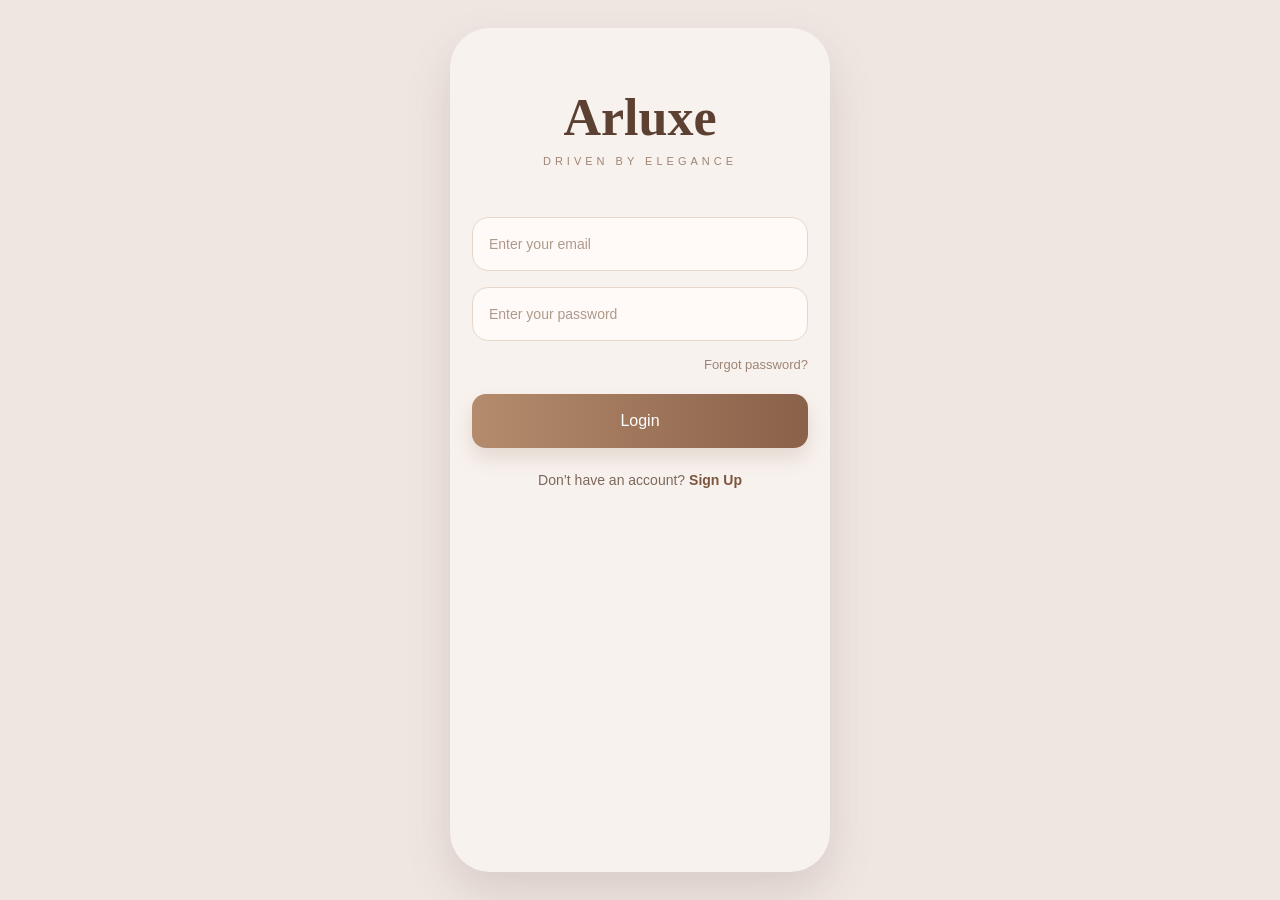
<file: index.html>
<!DOCTYPE html>
<html lang="en">
<head>
  <meta charset="UTF-8">
  <meta name="viewport" content="width=device-width, initial-scale=1.0">
  <title>Login | Arluxe</title>
  <link rel="stylesheet" href="style.css">
</head>
<body class="auth-body">

  <div class="phone">
    <div class="auth-screen">
      <h1 class="logo">Arluxe</h1>
      <p class="tagline">Driven by Elegance</p>

      <div class="auth-content">
        <div class="input-group">
          <input type="email" id="email" placeholder="Enter your email">
        </div>

        <div class="input-group">
          <input type="password" id="password" placeholder="Enter your password">
        </div>

        <a href="#" class="forgot-password">Forgot password?</a>

        <button class="main-btn" onclick="login()">Login</button>

        <p class="switch-text">
          Don’t have an account?
          <a href="register.html">Sign Up</a>
        </p>

        <p id="msg"></p>
      </div>
    </div>
  </div>

  <script src="script.js"></script>
</body>
</html>
</file>
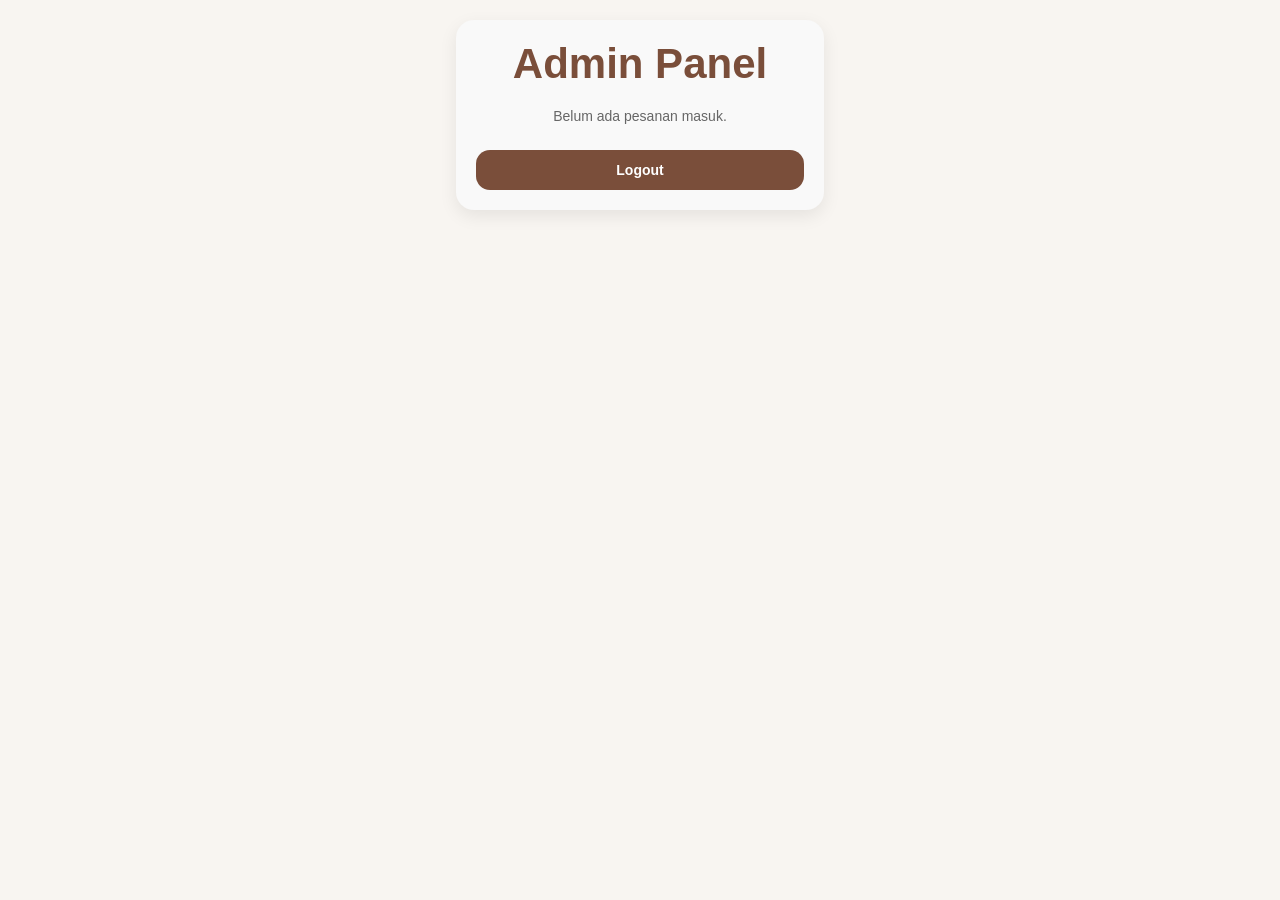
<file: admin.html>
<!DOCTYPE html>
<html lang="id">
<head>
  <meta charset="UTF-8">
  <meta name="viewport" content="width=device-width, initial-scale=1.0">
  <title>Admin - Arluxe</title>
  <link rel="stylesheet" href="style.css">
</head>
<body>

  <div class="container">
    <div class="profile-card">
      <h2>Admin Panel</h2>

      <div id="adminKosong" style="display: none;">
        <p>Belum ada pesanan masuk.</p>
      </div>

      <div id="adminPesanan" style="display: none;">
        <div class="admin-box">
          <h3>Data Penerima</h3>
          <p id="adminNama"></p>
          <p id="adminNoHp"></p>
          <p id="adminAlamat"></p>
        </div>

        <div class="admin-box">
          <h3>Pengiriman & Pembayaran</h3>
          <p id="adminPengiriman"></p>
          <p id="adminPembayaran"></p>
          <p id="adminStatus"></p>
        </div>

        <div class="admin-box">
          <h3>Produk Dipesan</h3>
          <div id="adminItems"></div>
        </div>

        <div class="admin-box">
          <h3>Ringkasan</h3>
          <p id="adminSubtotal"></p>
          <p id="adminOngkir"></p>
          <h3 id="adminTotal"></h3>
        </div>

        <div class="admin-box">
          <h3>Ubah Status Pesanan</h3>
          <div class="status-buttons">
            <button type="button" onclick = "ubahStatusPesanan ('Sedang Dikemas')">Dikemas</button>
            <button type="button" onclick = "ubahStatusPesanan ('Sedang Diantar')">Diantar</button>
            <button type="button" onclick = "ubahStatusPesanan('Pesanan Tiba')">Tiba</button>
          </div>
        </div>
      </div>

      <button class="logout-btn" onclick="logout()">Logout</button>
    </div>
  </div>

  <script src="script.js"></script>
</body>
</html>
</file>
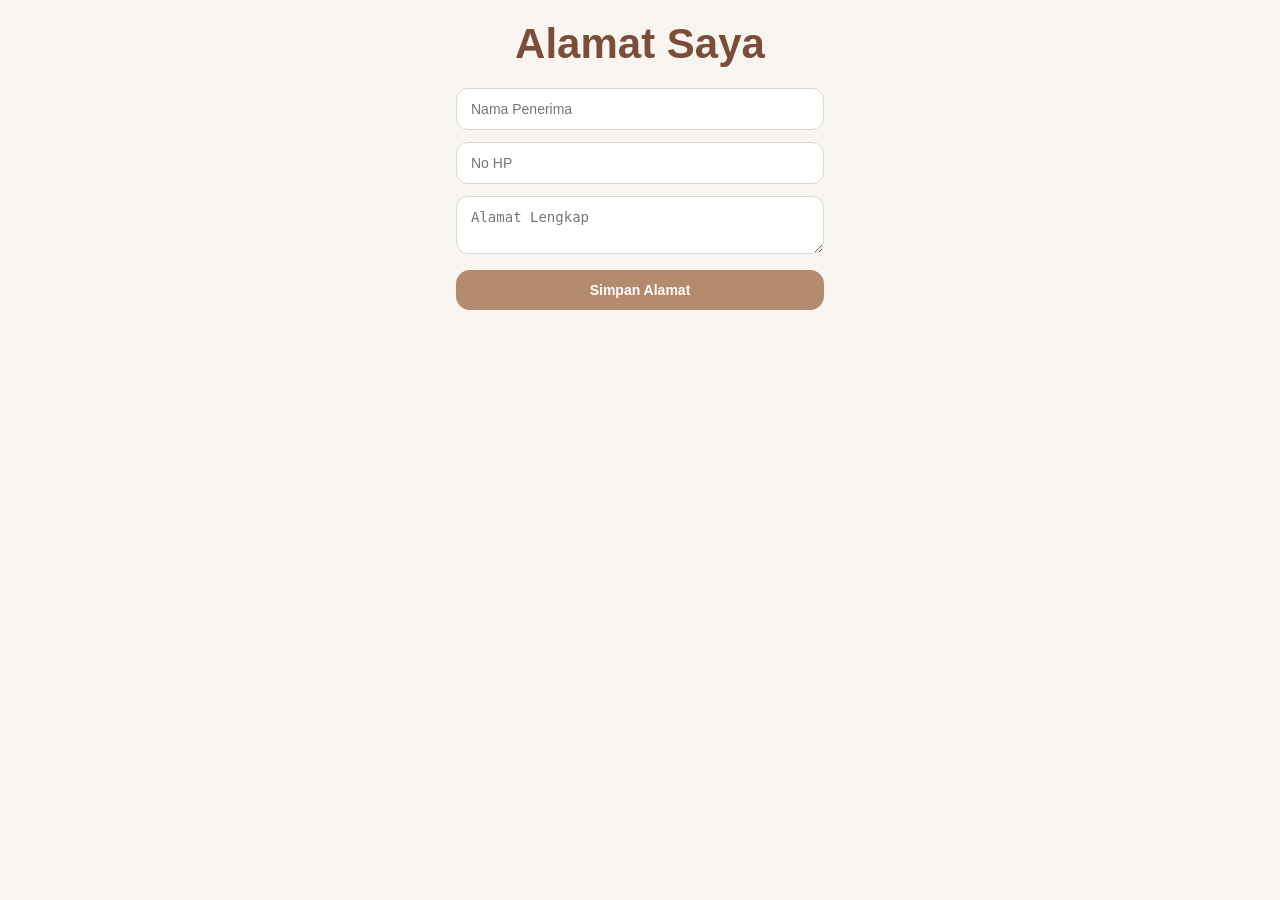
<file: alamat.html>
<!DOCTYPE html>
<html lang="id">
<head>
  <meta charset="UTF-8">
  <meta name="viewport" content="width=device-width, initial-scale=1.0">
  <title>Alamat Saya - Arluxe</title>
  <link rel="stylesheet" href="style.css">
</head>
<body>

  <div class="container">
    <h2>Alamat Saya</h2>

    <input class ="input" type="text" id="namaAlamat" placeholder="Nama Penerima">
    <input class ="input" type="text" id="noHpAlamat" placeholder="No HP">
    <textarea class ="input" id="alamatLengkap" placeholder="Alamat Lengkap"></textarea>

    <button class="btn" onclick="simpanAlamat()">Simpan Alamat</button>
  </div>

  <script src="script.js"></script>
</body>
</html>
</file>
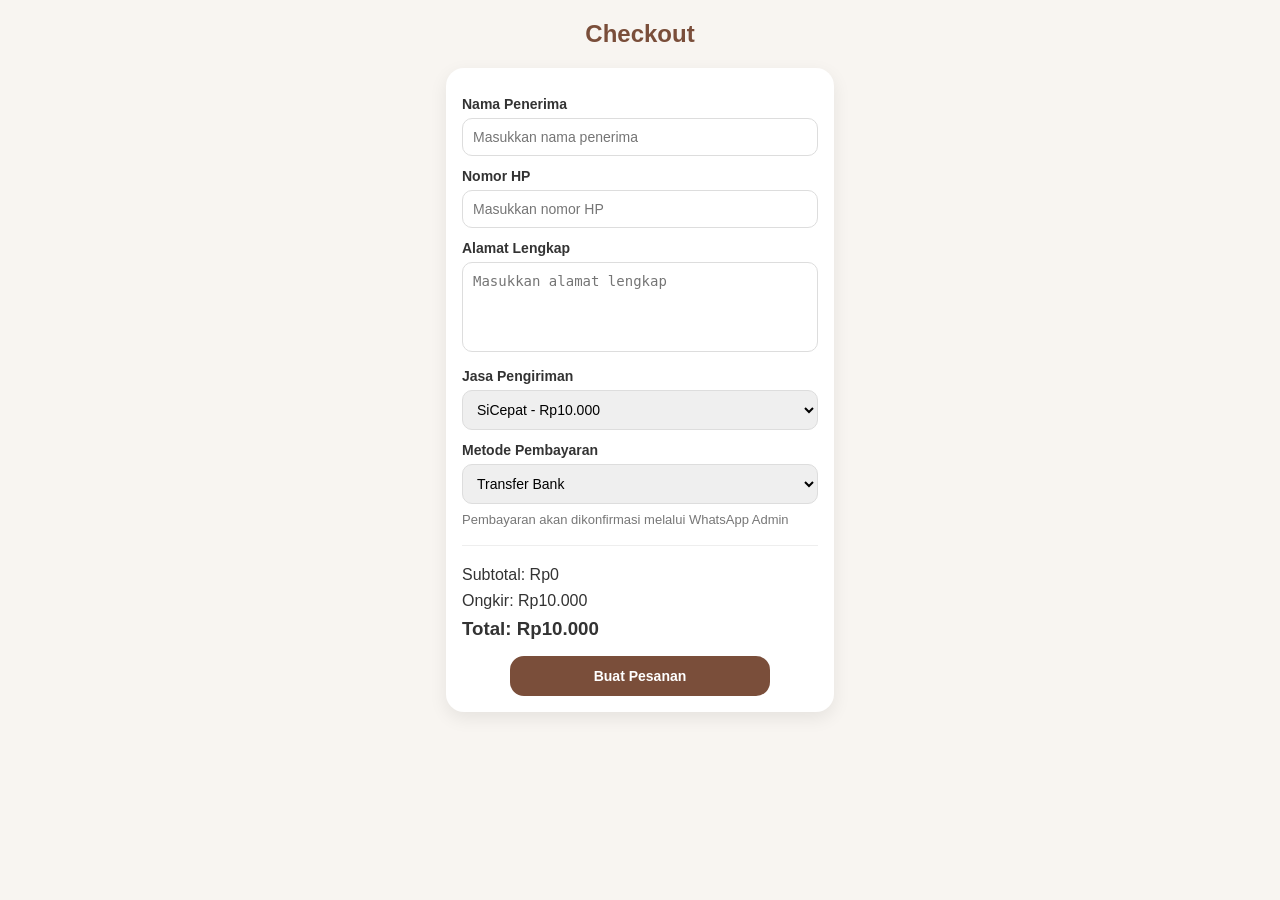
<file: checkout.html>
<!DOCTYPE html>
<html lang="id">
<head>
  <meta charset="UTF-8">
  <meta name="viewport" content="width=device-width, initial-scale=1.0">
  <title>Checkout - Arluxe</title>
  <link rel="stylesheet" href="style.css">
</head>
<body>

  <div class="checkout-container">
    <h2>Checkout</h2>

    <div class="checkout-box">
      <label for="namaPenerima">Nama Penerima</label>
      <input type="text" id="namaPenerima" placeholder="Masukkan nama penerima">

      <label for="noHp">Nomor HP</label>
      <input type="text" id="noHp" placeholder="Masukkan nomor HP">

      <label for="alamat">Alamat Lengkap</label>
      <textarea id="alamat" placeholder="Masukkan alamat lengkap"></textarea>

      <label for="pengiriman">Jasa Pengiriman</label>
      <select id="pengiriman" onchange="updateCheckoutTotal()">
        <option value="10000">SiCepat - Rp10.000</option>
        <option value="12000">J&T - Rp12.000</option>
        <option value="15000">JNE - Rp15.000</option>
      </select>

      <label for="pembayaran">Metode Pembayaran</label>
      <select id="pembayaran">
        <option value="Transfer Bank">Transfer Bank</option>
        <option value="COD">COD</option>
        <option value="E-Wallet">E-Wallet</option>
      </select>
<p class="payment-info">
  Pembayaran akan dikonfirmasi melalui WhatsApp Admin
</p>

      <div class="checkout-summary">
        <p id="subtotalText">Subtotal: Rp0</p>
        <p id="ongkirText">Ongkir: Rp0</p>
        <h3 id="grandTotalText">Total: Rp0</h3>
      </div>

      <button class="checkout-btn" onclick="buatPesanan()">Buat Pesanan</button>
    </div>
  </div>

<script src="script.js"></script>

</body>

</html>
</file>
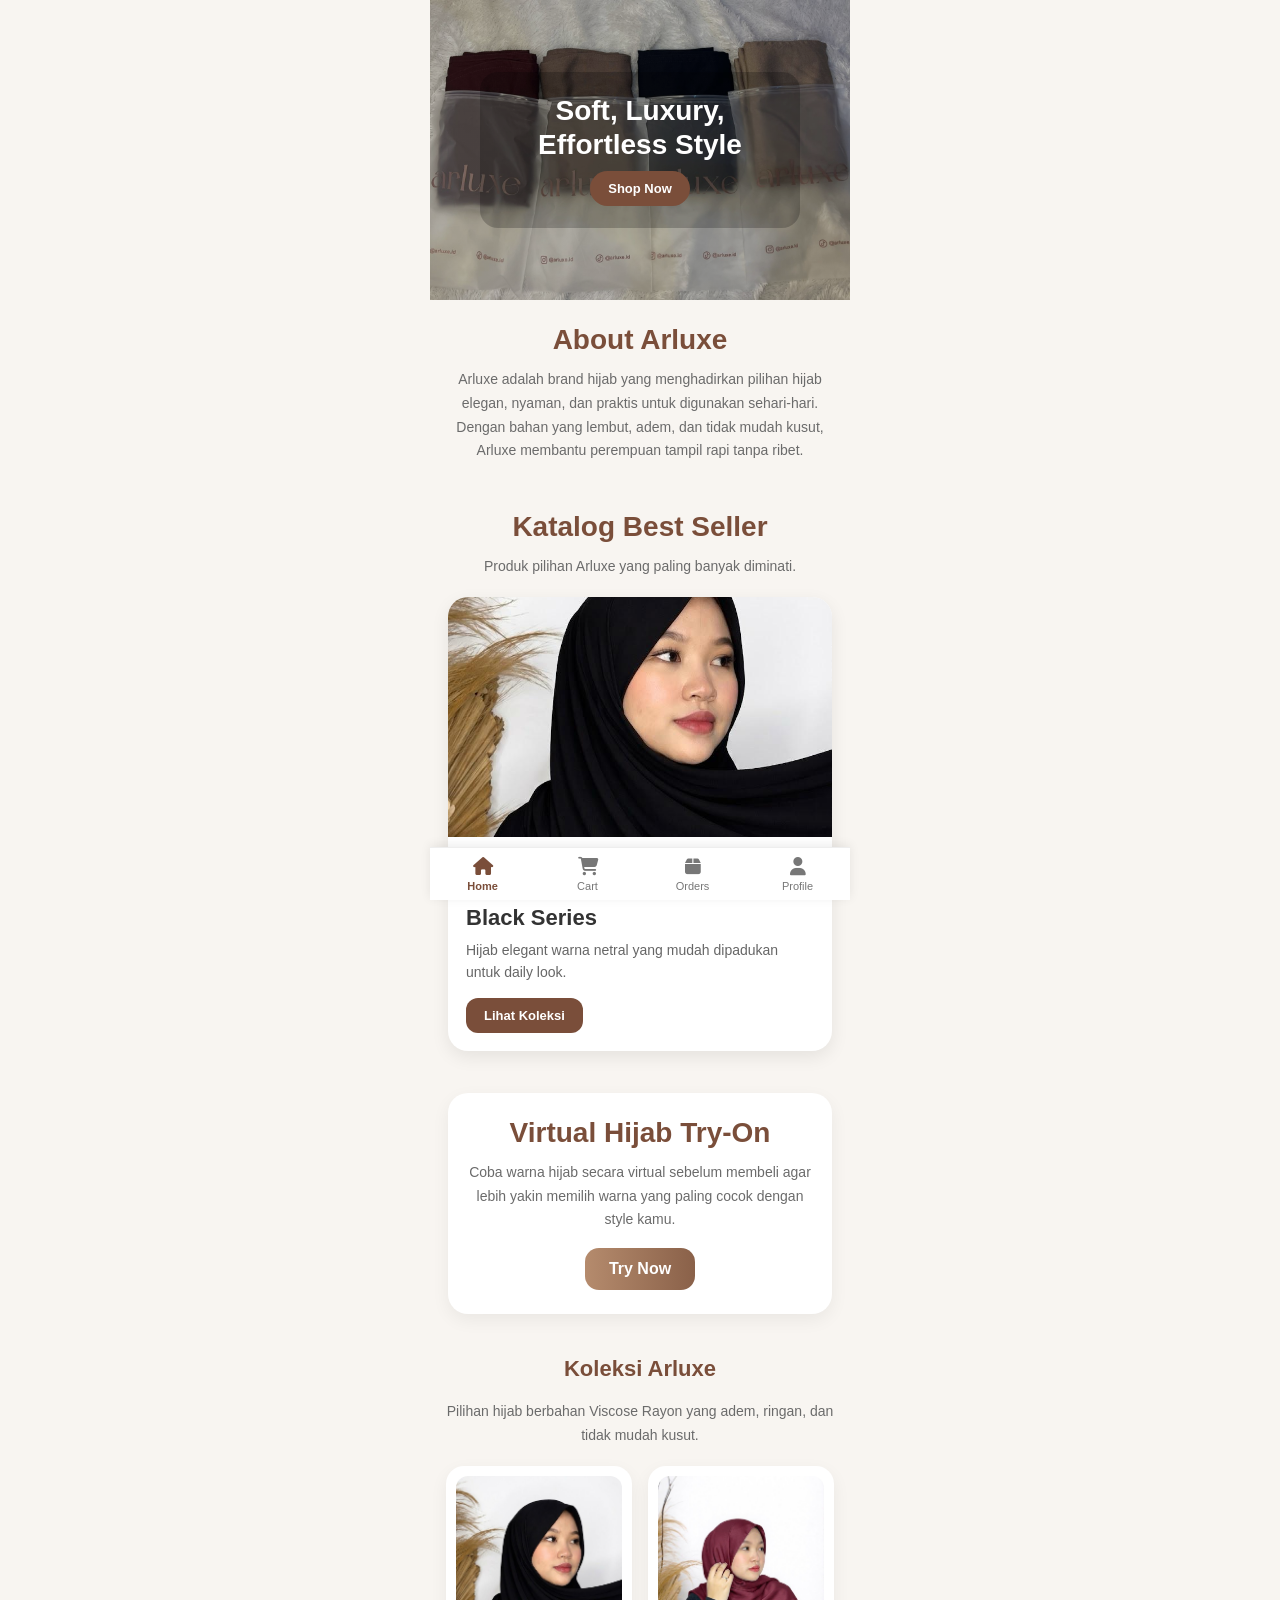
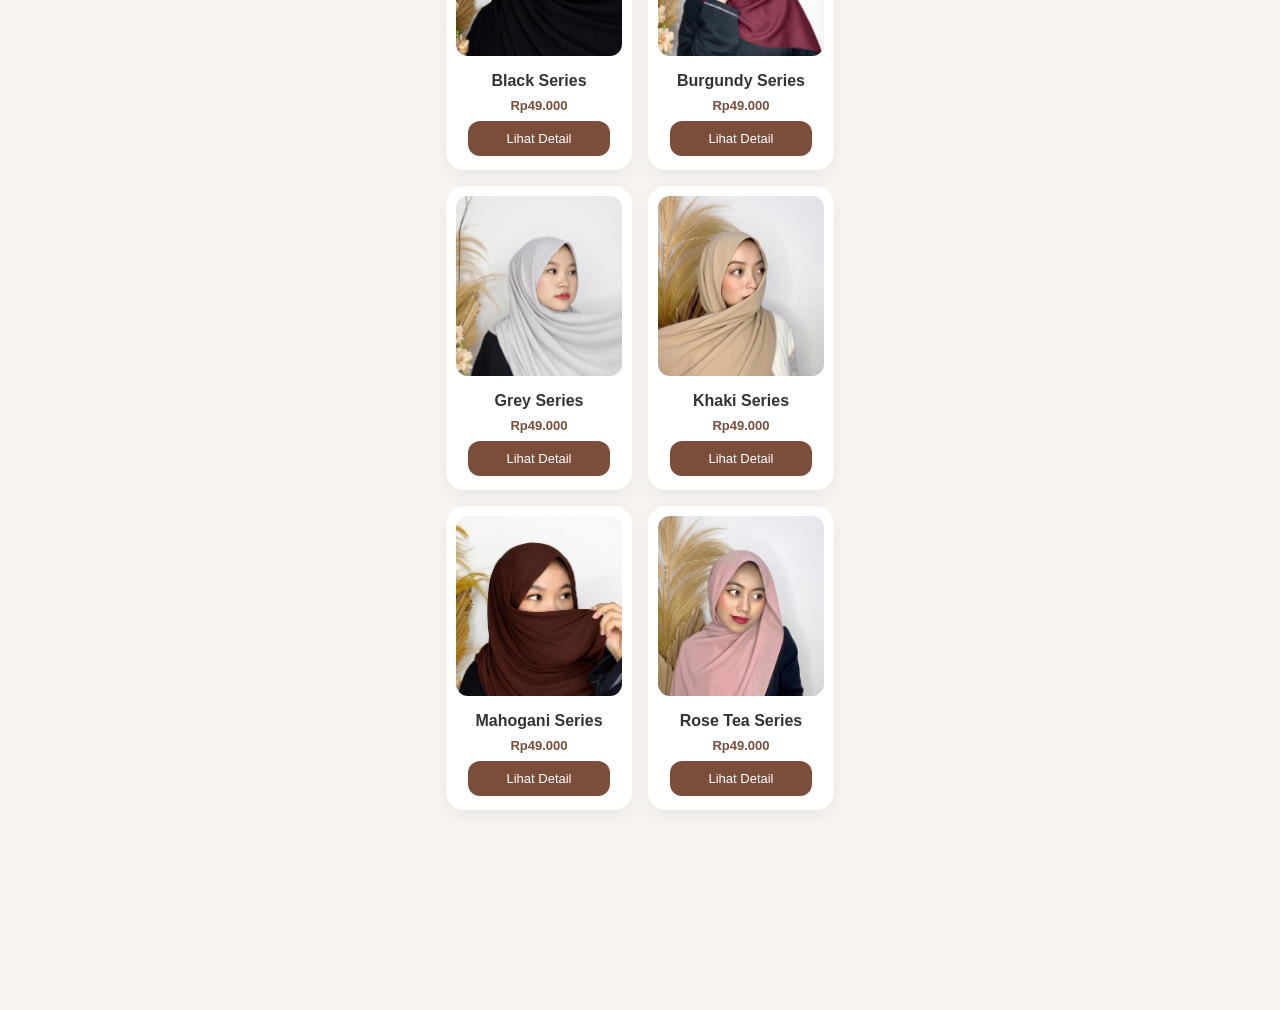
<file: home.html>
<!DOCTYPE html>
<html lang="id">
<head>
  <meta charset="UTF-8">
  <meta name="viewport" content="width=device-width, initial-scale=1.0">
  <title>Arluxe - Home</title>
  <link rel="stylesheet" href="style.css">
  <link rel="stylesheet" href="https://cdnjs.cloudflare.com/ajax/libs/font-awesome/6.5.2/css/all.min.css">
</head>
<body>

  <!-- HERO -->
  <section class="hero">
    <div class="hero-overlay">
      <h1>Soft, Luxury, Effortless Style</h1>
      <a href="#produk" class="btn-hero">Shop Now</a>
    </div>
  </section>

  <!-- ABOUT US -->
  <section class="about-section">
    <h2>About Arluxe</h2>
    <p>
      Arluxe adalah brand hijab yang menghadirkan pilihan hijab elegan,
      nyaman, dan praktis untuk digunakan sehari-hari. Dengan bahan yang
      lembut, adem, dan tidak mudah kusut, Arluxe membantu perempuan tampil
      rapi tanpa ribet.
    </p>
  </section>

  <!-- BEST SELLER -->
  <section class="best-section">
    <h2>Katalog Best Seller</h2>
    <p class="section-desc">Produk pilihan Arluxe yang paling banyak diminati.</p>

    <div class="best-card">
      <img src="black.jpg" alt="Black Series">
      <div>
        <span class="badge">Best Seller</span>
        <h3>Black Series</h3>
        <p>Hijab elegant warna netral yang mudah dipadukan untuk daily look.</p>
        <a href="#produk" class="mini-btn">Lihat Koleksi</a>
      </div>
    </div>
  </section>

  <!-- VIRTUAL TRY ON -->
  <section class="tryon-promo">
    <h2>Virtual Hijab Try-On</h2>
    <p>
      Coba warna hijab secara virtual sebelum membeli agar lebih yakin memilih
      warna yang paling cocok dengan style kamu.
    </p>
    <a href="tryon.html" class="tryon-btn">Try Now</a>
  </section>

 <!-- PRODUK -->
<section id="produk" class="products">
  <h2>Koleksi Arluxe</h2>

  <p class="section-desc">
    Pilihan hijab berbahan Viscose Rayon yang adem, ringan,
    dan tidak mudah kusut.
  </p>

  <div class="grid">

    <div class="card">
      <img src="black.jpg" alt="Black Series">
      <h3>Black Series</h3>
      <p>Rp49.000</p>
      <button onclick="pilihProduk('black.jpg')">Lihat Detail</button>
    </div>

    <div class="card">
      <img src="burgundy.jpg" alt="Burgundy Series">
      <h3>Burgundy Series</h3>
      <p>Rp49.000</p>
      <button onclick="pilihProduk('burgundy.jpg')">Lihat Detail</button>
    </div>

    <div class="card">
      <img src="grey.jpg" alt="Grey Series">
      <h3>Grey Series</h3>
      <p>Rp49.000</p>
      <button onclick="pilihProduk('grey.jpg')">Lihat Detail</button>
    </div>

    <div class="card">
      <img src="khaki.jpg" alt="Khaki Series">
      <h3>Khaki Series</h3>
      <p>Rp49.000</p>
      <button onclick="pilihProduk('khaki.jpg')">Lihat Detail</button>
    </div>

    <div class="card">
      <img src="mahogani.jpg" alt="Mahogani Series">
      <h3>Mahogani Series</h3>
      <p>Rp49.000</p>
      <button onclick="pilihProduk('mahogani.jpg')">Lihat Detail</button>
    </div>

    <div class="card">
      <img src="rosetea.jpg" alt="Rose Tea Series">
      <h3>Rose Tea Series</h3>
      <p>Rp49.000</p>
      <button onclick="pilihProduk('rosetea.jpg')">Lihat Detail</button>
    </div>

  </div>
</section> 

  <!-- NAVBAR BAWAH -->
  <nav class="bottom-nav">
    <a href="home.html" class="active">
      <i class="fa-solid fa-house"></i>
      <span>Home</span>
    </a>

    <a href="cart.html">
      <i class="fa-solid fa-cart-shopping"></i>
      <span>Cart</span>
    </a>

    <a href="pesanan.html">
      <i class="fa-solid fa-box"></i>
      <span>Orders</span>
    </a>

    <a href="profile.html">
      <i class="fa-solid fa-user"></i>
      <span>Profile</span>
    </a>
  </nav>

  </div>

  <script src="script.js"></script>
</body>
</html>
</file>
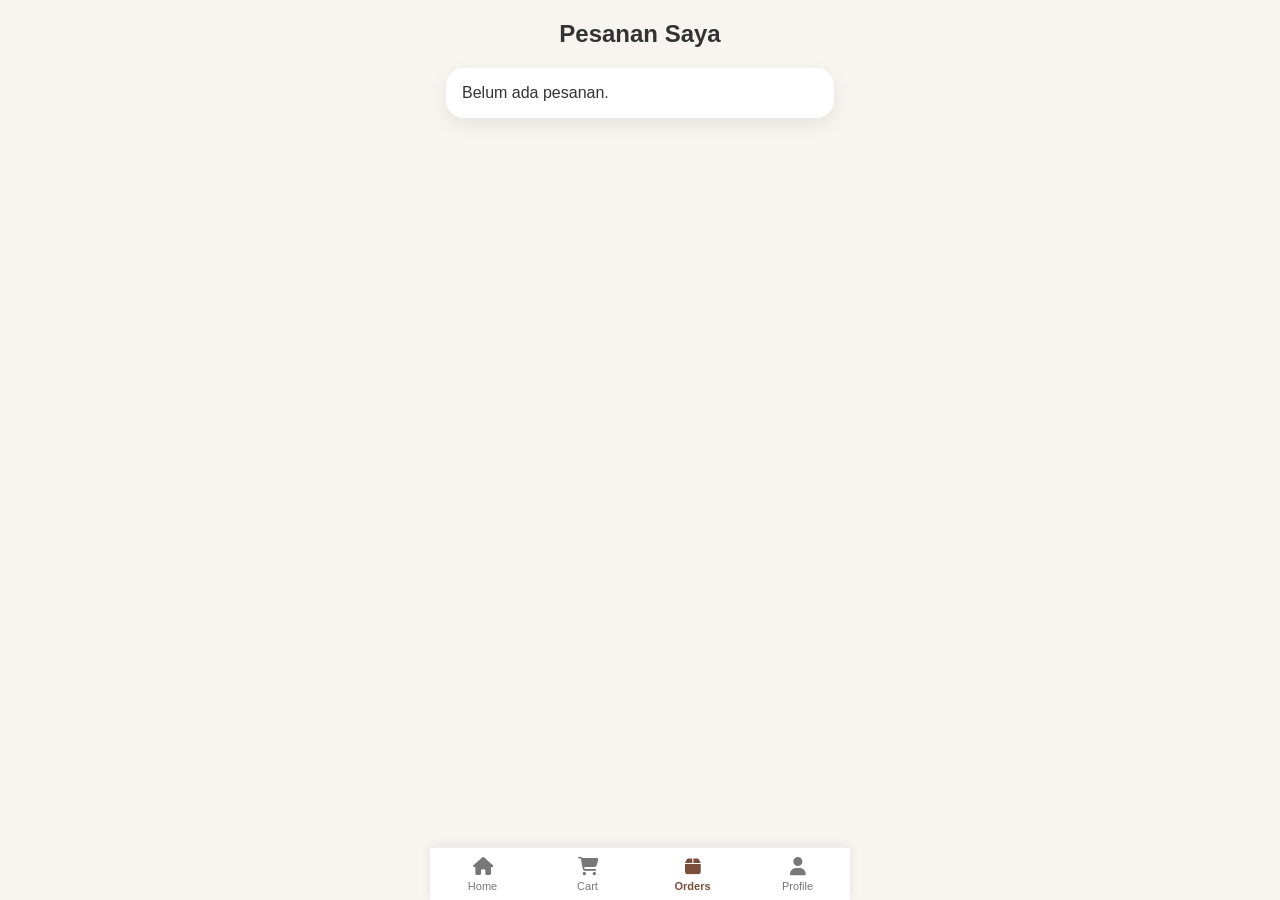
<file: pesanan.html>
<!DOCTYPE html>
<html lang="id">
<head>
  <meta charset="UTF-8">
  <meta name="viewport" content="width=device-width, initial-scale=1.0">
  <title>Pesanan Saya - Arluxe</title>
  <link rel="stylesheet" href="style.css">
  <link rel="stylesheet" href="https://cdnjs.cloudflare.com/ajax/libs/font-awesome/6.5.2/css/all.min.css">
</head>
<body>
  

</button>

  <div class="pesanan-container">
    <h2>Pesanan Saya</h2>

    <div id="pesananKosong" class="pesanan-box" style="display: none;">
      <p>Belum ada pesanan.</p>
    </div>

    <div id="pesananContent" style="display: none;">
      <div class="pesanan-box">
        <h3>Informasi Penerima</h3>
        <p id="pesananNama"></p>
        <p id="pesananNoHp"></p>
        <p id="pesananAlamat"></p>
      </div>

      <div class="pesanan-box">
        <h3>Pengiriman & Pembayaran</h3>
        <p id="pesananPengiriman"></p>
        <p id="pesananPembayaran"></p>
        <p id="pesananStatus"></p>
      </div>

      <div class="pesanan-box">
        <h3>Status Pesanan</h3>
        <div class="status-tracker">
          <div class="status-step" id="stepDikemas">
            <div class="step-circle"></div>
            <span>Sedang Dikemas</span>
          </div>

          <div class="status-step" id="stepDiantar">
            <div class="step-circle"></div>
            <span>Sedang Diantar</span>
          </div>

          <div class="status-step" id="stepTiba">
            <div class="step-circle"></div>
            <span>Pesanan Tiba</span>
          </div>
        </div>
      </div>

      <div class="pesanan-box">
        <h3>Produk</h3>
        <div id="pesananItems"></div>
      </div>

      <div class="pesanan-box">
        <h3>Ringkasan Pembayaran</h3>
        <p id="pesananSubtotal"></p>
        <p id="pesananOngkir"></p>
        <h3 id="pesananTotal"></h3>
      </div>
    </div>
  </div>

  <nav class="bottom-nav">
    <a href="home.html">
      <i class="fa-solid fa-house"></i>
      <span>Home</span>
    </a>

    <a href="cart.html">
      <i class="fa-solid fa-cart-shopping"></i>
      <span>Cart</span>
    </a>

    <a href="pesanan.html" class="active">
      <i class="fa-solid fa-box"></i>
      <span>Orders</span>
    </a>

    <a href="profile.html">
      <i class="fa-solid fa-user"></i>
      <span>Profile</span>
    </a>
  </nav>

  <script src="script.js"></script>
</body>
</html>
</file>
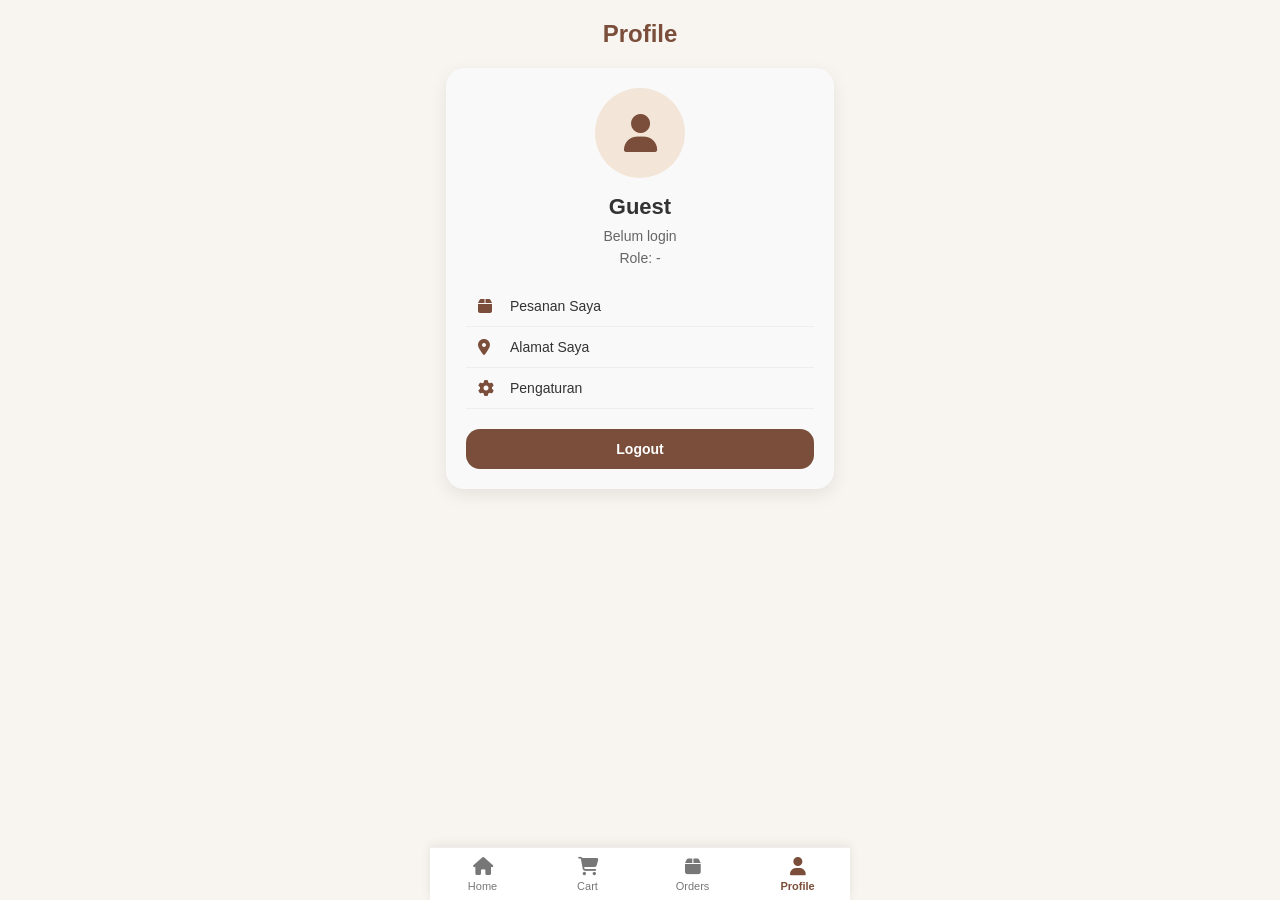
<file: profile.html>
<!DOCTYPE html>
<html lang="id">
<head>
  <meta charset="UTF-8">
  <meta name="viewport" content="width=device-width, initial-scale=1.0">
  <title>Profile - Arluxe</title>
  <link rel="stylesheet" href="style.css">
  <link rel="stylesheet" href="https://cdnjs.cloudflare.com/ajax/libs/font-awesome/6.5.2/css/all.min.css">
</head>
<body>

  <div class="profile-container">
    <h2>Profile</h2>

    <div class="profile-card">
      <div class="profile-icon">
        <i class="fa-solid fa-user"></i>
      </div>

      <h3 id="profileName">Nama User</h3>
      <p id="profileEmail">email@example.com</p>
      <p id="profileRole">Role: User</p>

      <div class="profile-menu">
  <div class="menu-item" onclick="goToOrders()">
    <i class="fa-solid fa-box"></i>
    <span>Pesanan Saya</span>
  </div>

  <div class="menu-item" onclick="goToAlamat()">
    <i class="fa-solid fa-location-dot"></i>
    <span>Alamat Saya</span>
  </div>

  <div class="menu-item" onclick="goToSettings()">
    <i class="fa-solid fa-gear"></i>
    <span>Pengaturan</span>
  </div>
</div>

      <button class="logout-btn" onclick="logout()">Logout</button>
    </div>
  </div>

  <nav class="bottom-nav">
    <a href="home.html">
      <i class="fa-solid fa-house"></i>
      <span>Home</span>
    </a>

    <a href="cart.html">
      <i class="fa-solid fa-cart-shopping"></i>
      <span>Cart</span>
    </a>

    <a href="pesanan.html">
      <i class="fa-solid fa-box"></i>
      <span>Orders</span>
    </a>

    <a href="profile.html" class="active">
      <i class="fa-solid fa-user"></i>
      <span>Profile</span>
    </a>
  </nav>

  <script src="script.js"></script>
</body>
</html>
</file>
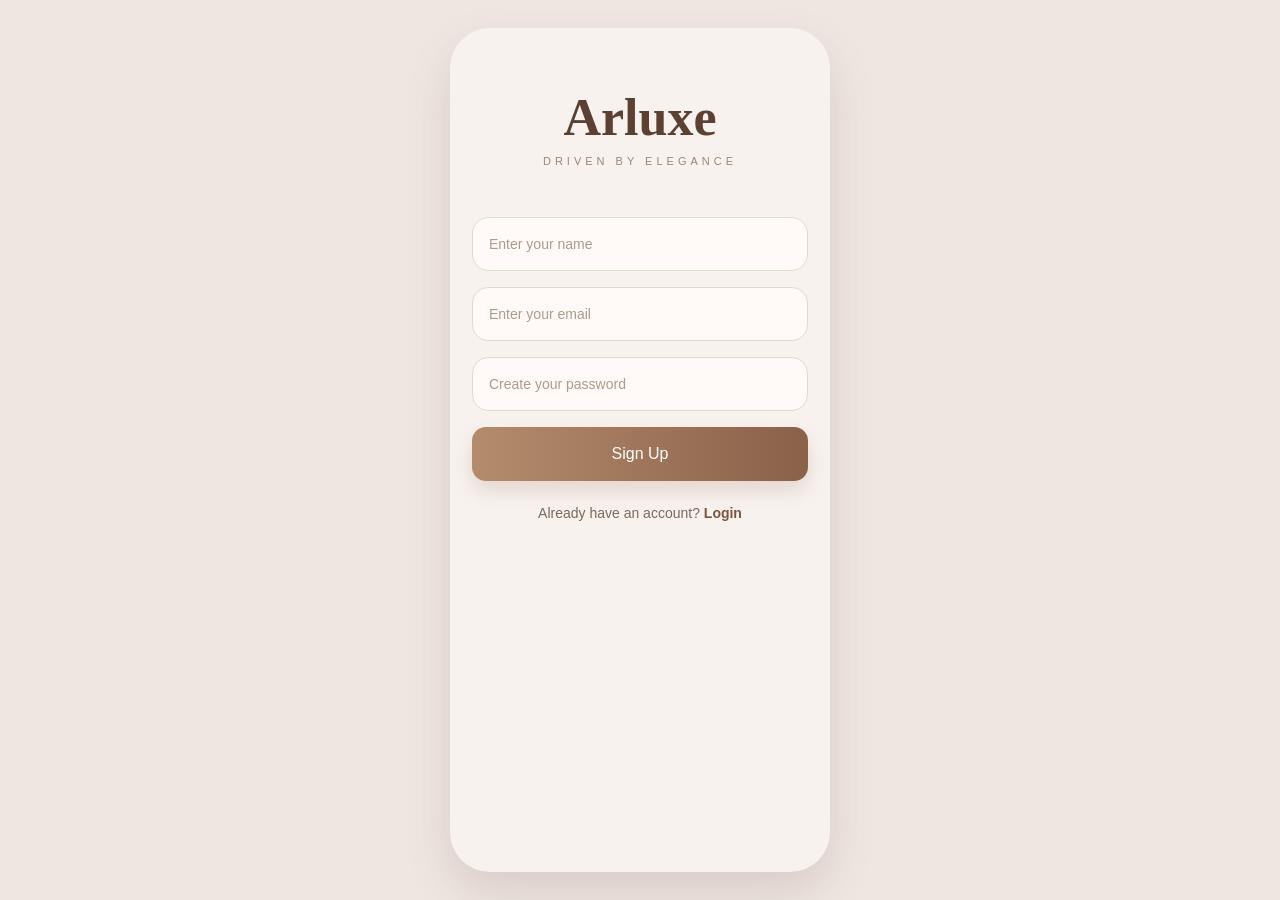
<file: register.html>
<!DOCTYPE html>
<html lang="en">
<head>
  <meta charset="UTF-8">
  <meta name="viewport" content="width=device-width, initial-scale=1.0">
  <title>Register | Arluxe</title>

  <!-- CSS DI SINI -->
  <link rel="stylesheet" href="style.css">
</head>

<body class="auth-body">

  <div class="phone">
    <div class="auth-screen">

      <h1 class="logo">Arluxe</h1>
      <p class="tagline">DRIVEN BY ELEGANCE</p>

      <div class="auth-content">

        <div class="input-group">
          <input type="text" id="name" placeholder="Enter your name">
        </div>

        <div class="input-group">
          <input type="email" id="reg-email" placeholder="Enter your email">
        </div>

        <div class="input-group">
          <input type="password" id="reg-password" placeholder="Create your password">
        </div>

        <button class="main-btn" onclick="registerUser()">Sign Up</button>

        <p class="switch-text">
          Already have an account?
          <a href="index.html">Login</a>
        </p>

        <p id="register-msg"></p>

      </div>

    </div>
  </div>

  <!-- JS DI PALING BAWAH -->
  <script src="script.js"></script>

</body>
</html>
</file>
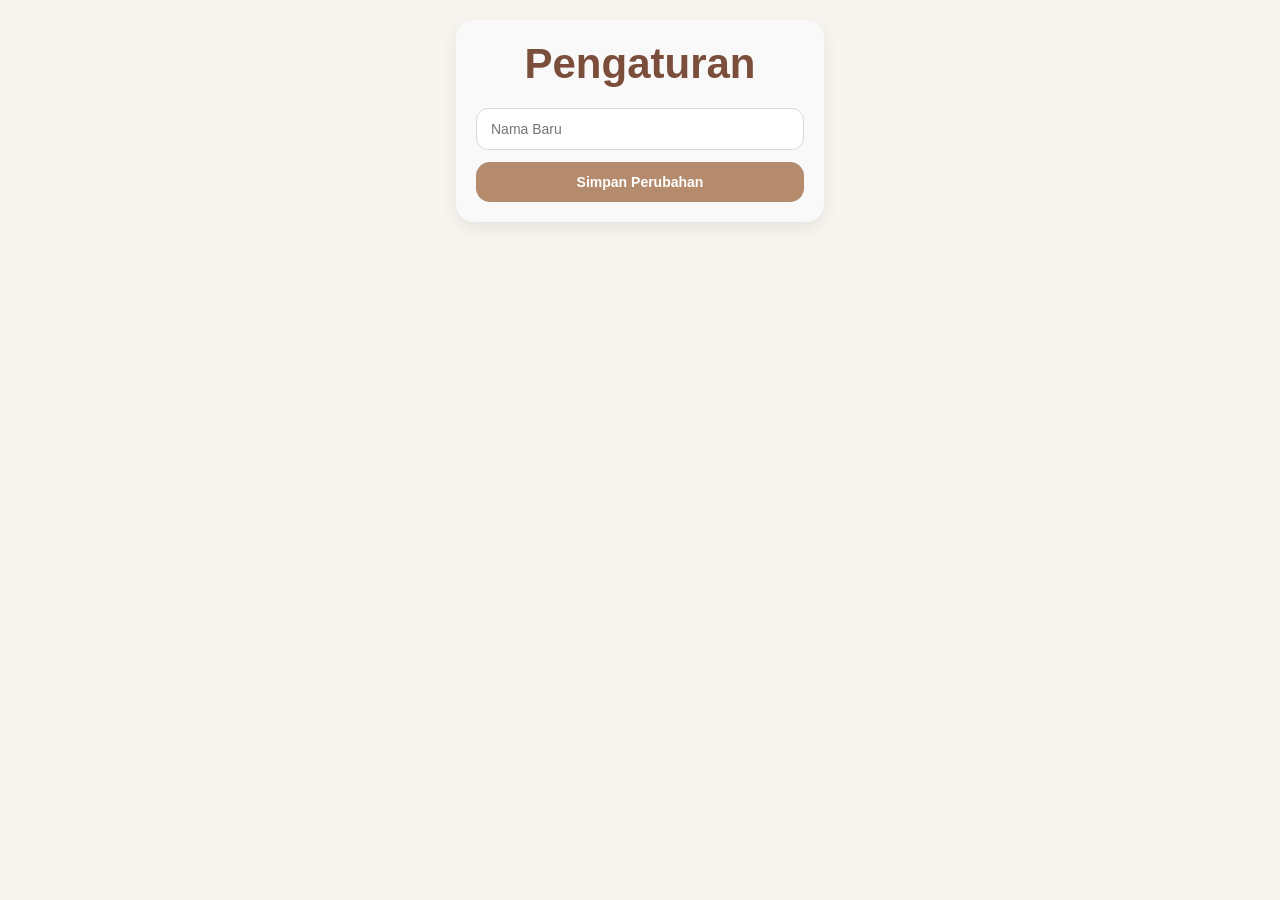
<file: settings.html>
<!DOCTYPE html>
<html lang="id">
<head>
  <meta charset="UTF-8">
  <meta name="viewport" content="width=device-width, initial-scale=1.0">
  <title>Pengaturan - Arluxe</title>
  <link rel="stylesheet" href="style.css">
</head>
<body>

  <div class="container">
    <div class="profile-card">
      <h2>Pengaturan</h2>

      <input class="input" type="text" id="namaUser" placeholder="Nama Baru">

      <button class="btn" onclick="updateNama()">Simpan Perubahan</button>
    </div>
  </div>

  <script src="script.js"></script>
</body>
</html>
</file>
<file: style.css>
* {
  margin: 0;
  padding: 0;
  box-sizing: border-box;
}

body.auth-body {
  min-height: 100vh;
  display: flex;
  justify-content: center;
  align-items: center;
  background: #efe6e2;
  font-family: Arial, sans-serif;
  padding: 20px;
}

.phone {
  width: 390px;
  max-width: 100%;
  min-height: 844px;
  background: #f8f2ee;
  border-radius: 40px;
  box-shadow: 0 20px 45px rgba(91, 61, 46, 0.15);
  overflow: hidden;
  padding: 40px 22px;
  position: relative;
}

.auth-screen {
  width: 100%;
  height: 100%;
}

.logo {
  text-align: center;
  font-family: Georgia, serif;
  font-size: 52px;
  color: #5c4032;
  margin-top: 20px;
  margin-bottom: 8px;
}

.tagline {
  text-align: center;
  font-size: 11px;
  letter-spacing: 4px;
  color: #9f8474;
  margin-bottom: 50px;
  text-transform: uppercase;
}

.auth-content {
  width: 100%;
  margin-top: 20px;
}

.input-group {
  margin-bottom: 16px;
}

.input-group input {
  width: 100%;
  height: 54px;
  border: 1px solid #e5d7cb;
  border-radius: 16px;
  padding: 0 16px;
  background: #fffaf7;
  font-size: 14px;
  color: #4d3a31;
  outline: none;
  transition: 0.2s ease;
}

.input-group input::placeholder {
  color: #ae998b;
}

.input-group input:focus {
  border-color: #b58b6d;
  box-shadow: 0 0 0 3px rgba(181, 139, 109, 0.15);
}

.forgot-password {
  display: block;
  text-align: right;
  font-size: 13px;
  color: #9d8576;
  text-decoration: none;
  margin-bottom: 22px;
}

.main-btn {
  width: 100%;
  height: 54px;
  border: none;
  border-radius: 16px;
  background: linear-gradient(90deg, #b58b6d, #8a6149);
  color: white;
  font-size: 16px;
  font-weight: 500;
  cursor: pointer;
  box-shadow: 0 10px 20px rgba(138, 97, 73, 0.18);
  transition: 0.2s ease;
}

.main-btn:hover {
  opacity: 0.97;
  transform: translateY(-1px);
}

.switch-text {
  text-align: center;
  margin-top: 22px;
  font-size: 14px;
  color: #7e685b;
  line-height: 1.5;
}

.switch-text a {
  color: #7d563f;
  text-decoration: none;
  font-weight: bold;
}

#msg,
#register-msg {
  text-align: center;
  margin-top: 14px;
  font-size: 14px;
  min-height: 20px;
}

@media (max-width: 420px) {
  body.auth-body {
    padding: 0;
  }

  .phone {
    width: 100%;
    min-height: 100vh;
    border-radius: 0;
    box-shadow: none;
    padding: 36px 20px;
  }

  .logo {
    font-size: 48px;
  }

  .tagline {
    margin-bottom: 42px;
  }
}

/* ========================= */
/* HOME MOBILE ARLUXE */
/* ========================= */

body {
  margin: 0;
  padding: 0;
  font-family: Arial, sans-serif;
  background: #f8f5f1;
  color: #333;
  padding-bottom: 80px;
  overflow-x: hidden; /* biar ga ketutup navbar bawah */
}

/* HERO */
.hero {
  height: 300px;
  background: linear-gradient(rgba(0, 0, 0, 0.28), rgba(0, 0, 0, 0.28)),
              url('tampilan.jpg') center/cover no-repeat;
  display: flex;
  align-items: center;
  justify-content: center;
  padding: 20px;
}

.hero-overlay {
  width: 100%;
  max-width: 320px;
  text-align: center;
  color: white;
  background: rgba(0, 0, 0, 0.22);
  padding: 22px 18px;
  border-radius: 18px;
}

.hero-overlay h1 {
  margin: 0 0 10px;
  font-size: 28px;
  line-height: 1.2;
  font-weight: bold;
}

.hero-overlay p {
  margin: 0 0 16px;
  font-size: 13px;
}

.btn-hero {
  display: inline-block;
  text-decoration: none;
  background: #7a4e3a;
  color: white;
  padding: 10px 18px;
  border-radius: 20px;
  font-size: 13px;
  font-weight: 600;
}

/* PRODUK */
.products {
  padding: 22px 14px 30px;
}

.products h2 {
  text-align: center;
  font-size: 22px;
  color: #7a4e3a;
  margin-bottom: 18px;
}

.grid {
  display: grid;
  grid-template-columns: repeat(2, 1fr);
  gap: 14px;
}

.card {
  background: white;
  border-radius: 16px;
  padding: 10px;
  text-align: center;
  box-shadow: 0 4px 12px rgba(0, 0, 0, 0.06);
}

.card img {
  width: 100%;
  height: 150px;
  object-fit: cover;
  border-radius: 12px;
}

.card h3 {
  margin: 10px 0 6px;
  font-size: 14px;
}

.card p {
  margin: 0 0 10px;
  font-size: 13px;
  font-weight: bold;
  color: #7a4e3a;
}

.card button {
  width: 100%;
  padding: 10px;
  background: #7a4e3a;
  color: white;
  border: none;
  border-radius: 10px;
  font-size: 13px;
  cursor: pointer;
}

.card button:hover {
  background: #603a2c;
}

/* NAVBAR BAWAH */
.bottom-nav {
  position: fixed;
  bottom: 0;
  left: 50%;
  transform: translateX(-50%);
  width: 100%;
  max-width: 420px;
  background: white;
  display: flex;
  justify-content: space-around;
  align-items: center;
  padding: 10px 0 8px;
  box-shadow: 0 -2px 10px rgba(0, 0, 0, 0.08);
  z-index: 1000;
  border-top: 1px solid #eee;
}

.bottom-nav a {
  flex: 1;
  display: flex;
  flex-direction: column;
  align-items: center;
  justify-content: center;
  text-decoration: none;
  color: #777;
  font-size: 11px;
  gap: 4px;
  text-align: center;
}

.bottom-nav a i {
  font-size: 18px;
}

.bottom-nav a.active {
  color: #7a4e3a;
  font-weight: bold;
}
/* FORCE MOBILE DI SEMUA LAYAR */
/* ===================== */
body {
  margin: 0;
  padding: 0;
  max-width: 420px;
  margin-left: auto;
  margin-right: auto;
  font-family: Arial, sans-serif;
  background: #f8f5f1;
  color: #333;
  padding-bottom: 80px;
  overflow-x: hidden;
}

 
/* MODAL */
.modal {
  display: none;
  position: fixed;
  inset: 0;
  z-index: 9999;
  background: rgba(0, 0, 0, 0.5);
  justify-content: center;
  align-items: center;
}

.modal-content {
  width: 90%;
  max-width: 320px;
  background: #fffdf7;
  border-radius: 20px;
  padding: 16px;
  text-align: center;
  position: relative;
  animation: pop 0.3s ease;
}

.modal-content img {
  width: 100%;
  height: 220px;
  object-fit: cover;
  border-radius: 16px;
  margin-bottom: 14px;
}

.modal-content h2 {
  margin: 0 0 8px;
  font-size: 20px;
  color: #7a4e3a;
}

.modal-content p {
  margin: 6px 0;
  font-size: 14px;
  line-height: 1.5;
  color: #333;
}

.close {
  position: absolute;
  top: 10px;
  right: 14px;
  font-size: 24px;
  cursor: pointer;
  font-weight: bold;
  color: #333;
}

.modal-btn {
  width: 100%;
  margin-top: 14px;
  padding: 11px;
  border: none;
  border-radius: 12px;
  background: #8b5e5a;
  color: white;
  font-size: 14px;
  cursor: pointer;
}

@keyframes pop {
  from {
    transform: scale(0.8);
    opacity: 0;
  }
  to {
    transform: scale(1);
    opacity: 1;
  }
}

.cart-container {
  padding: 20px;
  padding-bottom: 90px;
}

.cart-container h2 {
  text-align: center;
  margin-bottom: 20px;
  color: #7a4e3a;
}

.cart-item {
  display: flex;
  gap: 12px;
  background: white;
  padding: 10px;
  border-radius: 12px;
  margin-bottom: 12px;
  align-items: center;
}

.cart-item img {
  width: 70px;
  height: 70px;
  object-fit: cover;
  border-radius: 10px;
}

.cart-item h4 {
  margin: 0;
  font-size: 14px;
}

.cart-item p {
  font-size: 13px;
  color: #7a4e3a;
}

.cart-item button {
  margin-top: 6px;
  padding: 6px 10px;
  background: crimson;
  color: white;
  border: none;
  border-radius: 8px;
  font-size: 12px;
}

#totalHarga {
  text-align: center;
  margin-top: 15px;
  color: #333;
}
.checkout-btn {
  display: block;
  width: 100%;
  max-width: 220px;
  margin: 16px auto 0;
  padding: 12px;
  background: #7a4e3a;
  color: white;
  border: none;
  border-radius: 12px;
  font-size: 14px;
  font-weight: bold;
  cursor: pointer;
}

.checkout-btn:hover {
  background: #603a2c;
}

/*checkout */
.checkout-container {
  padding: 20px;
  padding-bottom: 40px;
}

.checkout-container h2 {
  text-align: center;
  color: #7a4e3a;
  margin-bottom: 20px;
}

.checkout-box {
  background: white;
  padding: 16px;
  border-radius: 16px;
  box-shadow: 0 4px 12px rgba(0, 0, 0, 0.06);
}

.checkout-box label {
  display: block;
  margin: 12px 0 6px;
  font-size: 14px;
  font-weight: bold;
}

.checkout-box input,
.checkout-box textarea,
.checkout-box select {
  width: 100%;
  padding: 10px;
  border: 1px solid #ddd;
  border-radius: 10px;
  font-size: 14px;
}

.checkout-box textarea {
  min-height: 90px;
  resize: none;
}

.checkout-summary {
  margin-top: 18px;
  padding-top: 12px;
  border-top: 1px solid #eee;
}

.checkout-summary p,
.checkout-summary h3 {
  margin: 8px 0;
}

.pesanan-container {
  padding: 20px;
  padding-bottom: 90px;
}

.pesanan-box {
  background: white;
  padding: 16px;
  border-radius: 16px;
  margin-bottom: 16px;
  box-shadow: 0 4px 12px rgba(0,0,0,0.06);
}

.pesanan-item {
  display: flex;
  gap: 12px;
  align-items: center;
  margin-bottom: 10px;
}

.pesanan-item img {
  width: 70px;
  height: 70px;
  border-radius: 10px;
  object-fit: cover;
}

.status-badge {
  background: #f3e5d8;
  color: #7a4e3a;
  padding: 6px 12px;
  border-radius: 20px;
  font-size: 12px;
  font-weight: bold;
}

.status-badge {
  display: inline-block;
  padding: 6px 12px;
  border-radius: 20px;
  font-size: 12px;
  font-weight: bold;
  background: #f3e5d8;
  color: #7a4e3a;
}

.status-tracker {
  display: flex;
  justify-content: space-between;
  align-items: flex-start;
  position: relative;
  margin-top: 16px;
  margin-bottom: 14px;
  padding: 0 10px;
}

.status-tracker::before {
  content: "";
  position: absolute;
  top: 8px;
  left: 40px;
  right: 40px;
  height: 3px;
  background: #d9d9d9;
  z-index: 0;
}

.status-step {
  flex: 1;
  text-align: center;
  position: relative;
  z-index: 1;
  color: #999;
  font-size: 12px;
  font-weight: 500;
}

.step-circle {
  width: 18px;
  height: 18px;
  background: #d9d9d9;
  border-radius: 50%;
  margin: 0 auto 8px;
}

.status-step span {
  display: block;
  margin-top: 2px;
  line-height: 1.3;
}

.status-step.active {
  color: #7a4e3a;
  font-weight: bold;
}

.status-step.active .step-circle {
  background: #7a4e3a;
}

.profile-container {
  padding: 20px;
  padding-bottom: 90px;
}

.profile-container h2 {
  text-align: center;
  color: #7a4e3a;
  margin-bottom: 20px;
}

.profile-card {
  background: white;
  border-radius: 20px;
  padding: 24px 20px;
  text-align: center;
  box-shadow: 0 4px 12px rgba(0, 0, 0, 0.06);
}

.profile-icon {
  width: 90px;
  height: 90px;
  margin: 0 auto 16px;
  border-radius: 50%;
  background: #f3e5d8;
  display: flex;
  align-items: center;
  justify-content: center;
}

.profile-icon i {
  font-size: 38px;
  color: #7a4e3a;
}

.profile-card h3 {
  margin-bottom: 8px;
  font-size: 22px;
  color: #333;
}

.profile-card p {
  margin: 6px 0;
  font-size: 14px;
  color: #666;
}

.profile-menu {
  margin-top: 20px;
  text-align: left;
}

.menu-item {
  display: flex;
  align-items: center;
  gap: 12px;
  padding: 14px 8px;
  border-bottom: 1px solid #eee;
  cursor: pointer;
}

.menu-item i {
  color: #7a4e3a;
  font-size: 16px;
  width: 20px;
}

.menu-item span {
  font-size: 14px;
  color: #333;
}

.logout-btn {
  margin-top: 20px;
  width: 100%;
  padding: 12px;
  background: #7a4e3a;
  color: white;
  border: none;
  border-radius: 12px;
  font-size: 14px;
  font-weight: bold;
  cursor: pointer;
}

.logout-btn:hover {
  background: #603a2c;
}

.menu-item {
  display: flex;
  align-items: center;
  gap: 12px;
  padding: 12px;
  cursor: pointer;
  transition: 0.2s;
}

.menu-item:hover {
  background: #f5f5f5;
  border-radius: 10px;
}
.container {
  max-width: 400px;
  margin: auto;
  padding: 20px;
}

.input {
  width: 100%;
  padding: 12px;
  margin-bottom: 12px;
  border-radius: 10px;
  border: 1px solid #ccc;
  font-size: 14px;
}

.btn {
  width: 100%;
  padding: 12px;
  border: none;
  border-radius: 10px;
  background: #b58b6d;
  color: white;
  font-weight: bold;
}



.container {
  max-width: 400px;
  margin: auto;
  padding: 20px;
}

h2 {
  text-align: center;
  margin-bottom: 20px;
}

.input {
  width: 100%;
  padding: 12px;
  margin-bottom: 12px;
  border-radius: 10px;
  border: 1px solid #ccc;
}

.btn {
  width: 100%;
  padding: 12px;
  border-radius: 10px;
  border: none;
  background: #b58b6d;
  color: white;
  font-weight: bold;
  pointer-events: auto;
}
.container {
  max-width: 400px;
  margin: auto;
  padding: 20px;
}

.container h2 {
  text-align: center;
  margin-bottom: 20px;
  color: #7a4e3a;
  font-size: 42px;
}

.input {
  width: 100%;
  padding: 12px 14px;
  margin-bottom: 12px;
  border-radius: 12px;
  border: 1px solid #d8d8d8;
  font-size: 14px;
  background: white;
  outline: none;
  box-sizing: border-box;
}

.input:focus {
  border-color: #b58b6d;
}

.btn {
  width: 100%;
  padding: 12px;
  border: none;
  border-radius: 12px;
  background: #b58b6d;
  color: white;
  font-weight: bold;
  font-size: 14px;
  cursor: pointer;
}

.btn:hover {
  opacity: 0.95;
}
.profile-card {
  background: #f9f9f9;
  padding: 20px;
  border-radius: 20px;
  box-shadow: 0 4px 12px rgba(0,0,0,0.08);
  text-align: center;
}

.admin-box {
  background: white;
  padding: 16px;
  border-radius: 16px;
  margin-bottom: 14px;
  box-shadow: 0 4px 12px rgba(0, 0, 0, 0.06);
  text-align: left;
}

.admin-box h3 {
  margin-bottom: 10px;
  color: #7a4e3a;
}

.admin-box p {
  margin: 6px 0;
  font-size: 14px;
  color: #333;
}

.admin-item {
  display: flex;
  gap: 12px;
  align-items: center;
  margin-bottom: 12px;
}

.admin-item img {
  width: 60px;
  height: 60px;
  border-radius: 10px;
  object-fit: cover;
}

.status-buttons {
  display: flex;
  gap: 8px;
  margin-top: 12px;
  flex-wrap: wrap;
}

.status-buttons button {
  padding: 10px 14px;
  border: none;
  border-radius: 10px;
  background: #7a4e3a;
  color: white;
  font-size: 13px;
  font-weight: 600;
  cursor: pointer;
}

.status-buttons button:hover {
  background: #603a2c;
}

/* ===================== */
/* TAMBAHAN FINAL (AMAN) */
/* ===================== */

/* spacing lebih rapi */
.products {
  padding: 24px 16px 36px;
}

.cart-container,
.checkout-container,
.pesanan-container,
.profile-container,
.container {
  padding: 20px 16px 90px;
}

/* card lebih halus */
.card,
.pesanan-box,
.admin-box,
.profile-card,
.checkout-box {
  border-radius: 18px;
  box-shadow: 0 6px 18px rgba(0, 0, 0, 0.08);
}

/* tombol lebih smooth */
button,
.btn,
.main-btn,
.checkout-btn,
.modal-btn,
.logout-btn,
.card button {
  border-radius: 14px;
  transition: 0.2s;
}

button:active,
.btn:active,
.main-btn:active,
.checkout-btn:active,
.modal-btn:active,
.logout-btn:active,
.card button:active {
  transform: scale(0.97);
}

/* VIRTUAL TRY ON */
.tryon-container {
  padding: 24px 16px 90px;
  text-align: center;
}

.tryon-container h2 {
  color: #7a4e3a;
  margin-bottom: 8px;
}

.tryon-desc {
  font-size: 14px;
  color: #6f625b;
  margin-bottom: 18px;
}

.camera-box {
  position: relative;
  width: 100%;
  max-width: 360px;
  height: 460px;
  margin: 0 auto 18px;
  background: #eee;
  border-radius: 24px;
  overflow: hidden;
  box-shadow: 0 6px 18px rgba(0,0,0,0.12);
}

#camera {
  position: relative;
  z-index: 1;
  width: 100%;
  height: 100%;
  object-fit: cover;
}

.hijab-overlay {
  position: absolute;
  top: 70px;
  left: 50%;
  transform: translateX(-50%);
  width: 230px;
  height: 300px;
  background: rgba(17, 17, 17, 0.55);
  border-radius: 120px 120px 90px 90px;
  pointer-events: none;
  mix-blend-mode: multiply;
}

.color-options {
  display: flex;
  justify-content: center;
  gap: 10px;
  margin: 14px 0 24px;
  flex-wrap: wrap;
}

.color-options button {
  width: 42px;
  height: 42px;
  border-radius: 50%;
  border: 3px solid white;
  box-shadow: 0 3px 8px rgba(0,0,0,0.18);
  cursor: pointer;
}

.tryon-back {
  display: inline-block;
  text-decoration: none;
  color: #7a4e3a;
  font-weight: bold;
  margin-top: 8px;
}
/* ========================= */
/* NEW HOME SECTION */
/* ========================= */

.about-section,
.best-section,
.tryon-promo {
  padding: 24px 18px;
  text-align: center;
}

.about-section h2,
.best-section h2,
.tryon-promo h2 {
  color: #7a4e3a;
  font-size: 28px;
  margin-bottom: 12px;
}

.about-section p,
.tryon-promo p,
.section-desc {
  color: #6b6b6b;
  font-size: 14px;
  line-height: 1.7;
}

/* BEST SELLER CARD */

.best-card {
  background: white;
  border-radius: 20px;
  overflow: hidden;
  margin-top: 18px;
  box-shadow: 0 6px 18px rgba(0,0,0,0.08);
  text-align: left;
}

.best-card img {
  width: 100%;
  height: 240px;
  object-fit: cover;
}

.best-card div {
  padding: 18px;
}

.best-card h3 {
  margin: 10px 0 8px;
  color: #333;
  font-size: 22px;
}

.best-card p {
  font-size: 14px;
  color: #666;
  line-height: 1.6;
}

.badge {
  display: inline-block;
  background: #7a4e3a;
  color: white;
  padding: 6px 12px;
  border-radius: 30px;
  font-size: 12px;
  margin-bottom: 10px;
}

.mini-btn {
  display: inline-block;
  margin-top: 14px;
  padding: 10px 18px;
  background: #7a4e3a;
  color: white;
  border-radius: 12px;
  text-decoration: none;
  font-size: 13px;
  font-weight: 600;
}

/* TRY ON */

.tryon-promo {
  background: #fff;
  margin: 18px;
  border-radius: 20px;
  box-shadow: 0 6px 18px rgba(0,0,0,0.06);
}

.tryon-btn {
  display: inline-block;
  margin-top: 16px;
  padding: 12px 24px;
  background: linear-gradient(90deg, #b58b6d, #8a6149);
  color: white;
  text-decoration: none;
  border-radius: 14px;
  font-weight: bold;
}

/* SECTION DESC */

.section-desc {
  text-align: center;
  margin-bottom: 18px;
}

/* PRODUK FIX */

.products {
  padding: 24px 16px 120px;
}

.grid {
  display: grid;
  grid-template-columns: repeat(2, 1fr);
  gap: 16px;
}

.card {
  background: white;
  border-radius: 18px;
  overflow: hidden;
  padding-bottom: 14px;
  box-shadow: 0 6px 18px rgba(0,0,0,0.06);
}

.card img {
  width: 100%;
  height: 180px;
  object-fit: cover;
}

.card h3 {
  margin-top: 12px;
  font-size: 16px;
}

.card p {
  color: #7a4e3a;
  font-weight: bold;
  margin: 8px 0;
}

.card button {
  width: 85%;
  padding: 10px;
  border: none;
  border-radius: 12px;
  background: #7a4e3a;
  color: white;
  cursor: pointer;
  font-size: 13px;
}
body {
  max-width: 420px;
  margin: auto;
  background: #f8f5f1;
}

/* ========================= */
/* ARLUXE VIRTUAL TRY ON */
/* ========================= */

/* ========================= */
/* VIRTUAL TRY ON (FINAL) */
/* ========================= */

/* ========================= */
/* VIRTUAL TRY ON FIXED */
/* ========================= */

.tryon-container {
  padding: 24px 16px 100px;
  text-align: center;
  background: #f8f5f1;
}

.tryon-container h2 {
  font-size: 28px;
  color: #7a4e3a;
  margin-bottom: 8px;
}

.tryon-desc {
  font-size: 14px;
  color: #6f625b;
  margin-bottom: 18px;
  line-height: 1.6;
}

/* CAMERA BOX */
.camera-box {
  position: relative;
  width: 100%;
  max-width: 360px;
  height: 520px;
  margin: auto;
  border-radius: 28px;
  overflow: hidden;
  background: black;
}

/* CAMERA */
#camera {
  width: 100%;
  height: 100%;
  object-fit: cover;
  transform: scaleX(-1);
}

/* HIJAB OVERLAY (CENTER FIX FINAL) */
.hijab-overlay {
  position: absolute;
  top: 50%;
  left: 50%;
  transform: translate(-50%, -50%);

  width: 100%;
  height: 100%;
  object-fit: contain;

  z-index: 10;
  pointer-events: none;
  opacity: 0.95;
}

/* BUTTON */
.checkout-btn {
  margin-top: 16px;
  width: 100%;
  max-width: 260px;
  padding: 12px;
  border: none;
  border-radius: 14px;
  background: #7a4e3a;
  color: white;
  font-weight: bold;
  cursor: pointer;
}

/* COLOR OPTIONS */
.color-options {
  display: flex;
  justify-content: center;
  gap: 10px;
  flex-wrap: wrap;
  margin: 18px 0;
}

.color-options button {
  width: 44px;
  height: 44px;
  border-radius: 50%;
  border: 3px solid white;
  cursor: pointer;
  box-shadow: 0 4px 10px rgba(0,0,0,0.2);
}

/* BACK */
.tryon-back {
  display: inline-block;
  margin-top: 10px;
  color: #7a4e3a;
  font-weight: bold;
  text-decoration: none;
}

/* ===== PAYMENT ===== */
.payment-box {
  background: white;
  padding: 15px;
  border-radius: 18px;
  margin-top: 12px;
  box-shadow: 0 4px 15px rgba(0,0,0,0.06);
}

.payment-box p {
  margin: 0;
  font-weight: 600;
  font-size: 15px;
}

.payment-box span {
  color: #777;
  font-size: 13px;
}
.payment-info {
  font-size: 13px;
  color: #777;
  margin-top: 8px;
}

/* ===== PRODUCT DETAIL ===== */
.product-detail {
  padding: 20px;
}

.product-detail img {
  width: 100%;
  border-radius: 20px;
}

.detail-price {
  font-size: 22px;
  font-weight: bold;
  margin-top: 10px;
}

.detail-desc {
  color: #666;
  line-height: 1.5;
}

.cart-btn {
  width: 100%;
  padding: 14px;
  background: black;
  color: white;
  border: none;
  border-radius: 14px;
  margin-top: 20px;
}

/* ===== DETAIL PRODUCT ===== */

.detail-container {
  padding-bottom: 40px;
  background: #f8f5f1;
  min-height: 100vh;
}

.detail-image {
  width: 100%;
  height: 430px;
  object-fit: cover;
}

.detail-content {
  background: white;
  margin-top: -30px;
  border-radius: 30px 30px 0 0;
  padding: 24px;
}

.detail-content h2 {
  margin: 0;
  font-size: 24px;
}

.detail-price {
  font-size: 22px;
  font-weight: bold;
  margin-top: 10px;
}

.detail-desc {
  color: #666;
  line-height: 1.6;
  margin-top: 15px;
}

.detail-info {
  margin-top: 20px;
}

.detail-info p {
  margin: 8px 0;
}

.cart-detail-btn {
  width: 100%;
  padding: 15px;
  border: none;
  background: #7a4e3a;
  color: white;
  border-radius: 16px;
  margin-top: 25px;
  font-size: 16px;

 
}

/* GAMBAR UTAMA */
.detail-image {
  width: 100%;
  height: 430px;
  object-fit: cover;
}

/* PILIHAN WARNA */
.color-options {
  display: flex;
  gap: 10px;
  overflow-x: auto;
  padding: 10px 0;
}

.color-options img {
  width: 65px;
  height: 65px;
  object-fit: cover;
  border-radius: 12px;
  border: 2px solid #ddd;
  cursor: pointer;
  flex-shrink: 0;
}

#hijabOverlay {
  position: absolute;

  top: -5px;
  left: 50%;

  transform: translateX(-50%);

  width: 1000px;

  opacity: 1;

pointer-events: none;

z-index: 10;
  opacity: 2
  

  
}
</file>
